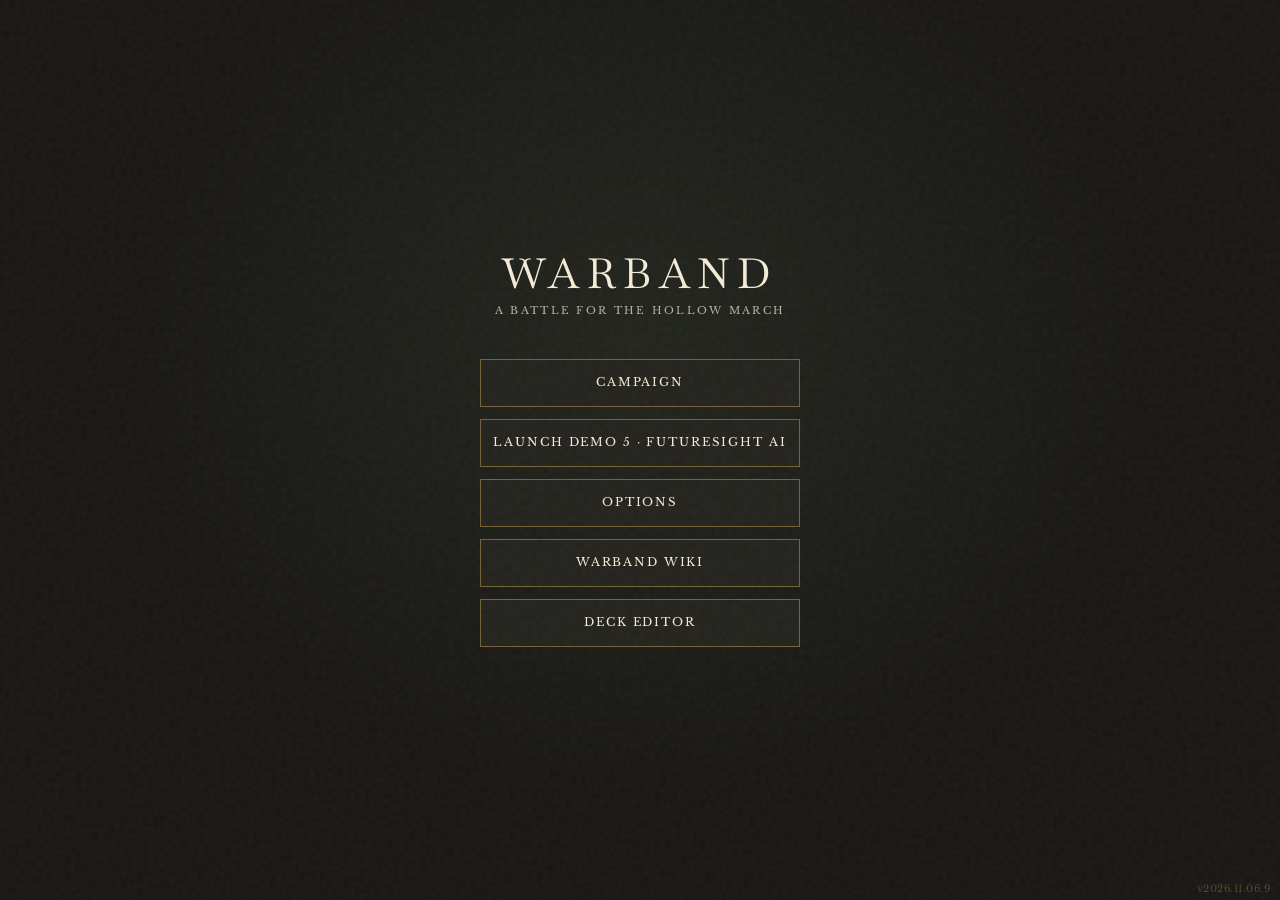
<file: index.html>
<!doctype html>
<html lang="en">
<head>
  <meta charset="utf-8">
  <meta name="viewport" content="width=device-width, initial-scale=1">
  <meta name="theme-color" content="#191715">
  <link rel="icon" href="data:image/svg+xml,%3Csvg xmlns='http://www.w3.org/2000/svg' viewBox='0 0 32 32'%3E%3Cpath d='M16 2 29 9v14l-13 7L3 23V9Z' fill='%23191715' stroke='%23c6a356'/%3E%3C/svg%3E">
  <title>Warband</title>
  <link rel="preconnect" href="https://fonts.googleapis.com">
  <link rel="preconnect" href="https://fonts.gstatic.com" crossorigin>
  <link href="https://fonts.googleapis.com/css2?family=Baskervville+SC&family=Libre+Baskerville:wght@400;700&display=swap" rel="stylesheet">
  <style>
    :root {
      --ink: #191715;
      --parchment: #f4ecd8;
      --gold: #c6a356;
      --bone-dim: #bcb29d;
      --display: "Baskervville SC", Georgia, serif;
      --body: "Libre Baskerville", Georgia, serif;
    }
    * { box-sizing: border-box; margin: 0; padding: 0; }
    body {
      min-height: 100dvh;
      color: var(--parchment);
      background: radial-gradient(ellipse at 50% 38%, rgba(56, 71, 50, .3), transparent 56%), var(--ink);
      font-family: var(--body);
      -webkit-font-smoothing: antialiased;
    }
    body::after {
      content: "";
      position: fixed;
      inset: 0;
      pointer-events: none;
      opacity: .055;
      background-image: url("data:image/svg+xml,%3Csvg viewBox='0 0 180 180' xmlns='http://www.w3.org/2000/svg'%3E%3Cfilter id='n'%3E%3CfeTurbulence type='fractalNoise' baseFrequency='.9' numOctaves='4' stitchTiles='stitch'/%3E%3C/filter%3E%3Crect width='100%25' height='100%25' filter='url(%23n)' opacity='.8'/%3E%3C/svg%3E");
    }
    .main-menu { min-height: 100dvh; display: grid; place-items: center; padding: 24px; }
    .main-menu[hidden] { display: none; }
    .menu-panel { width: min(100%, 320px); text-align: center; }
    .menu-title { font: 41.6px/1 var(--display); letter-spacing: .18em; font-weight: 400; }
    .menu-subtitle { margin-top: 10px; color: var(--bone-dim); font-size: 10.4px; letter-spacing: .22em; text-transform: uppercase; }
    .menu-buttons { display: grid; gap: 12px; margin-top: 42px; }
    .menu-button { display: grid; place-items: center; min-height: 48px; color: var(--parchment); background: #24231e; border: 1px solid rgba(198,163,86,.5); font: 11.7px/1 var(--body); letter-spacing: .16em; text-decoration: none; text-transform: uppercase; cursor: pointer; }
    .menu-button:hover:not(:disabled) { color: var(--gold); border-color: var(--gold); }
    .menu-button:focus-visible { outline: 2px solid var(--gold); outline-offset: 3px; }
    .menu-button:disabled { color: var(--bone-dim); background: #211f1c; border-color: rgba(244,236,216,.1); opacity: .38; cursor: not-allowed; }
    .options-form { display: grid; gap: 18px; margin-top: 32px; text-align: left; }
    .options-field { display: grid; gap: 8px; color: var(--bone-dim); font-size: 10.4px; letter-spacing: .15em; text-transform: uppercase; }
    .options-field select { width: 100%; height: 44px; padding: 0 12px; color: var(--parchment); background: #24231e; border: 1px solid rgba(198,163,86,.5); font: 13px var(--body); }
    .options-field select:focus-visible { outline: 2px solid var(--gold); outline-offset: 3px; }
    .options-note { color: var(--bone-dim); font-size: 10.4px; line-height: 1.6; }
    .options-back { margin-top: 24px; width: 100%; }
    [data-theme-toggle] { display: flex; align-items: center; justify-content: center; gap: 10px; }
    [data-theme-toggle]::before { content: ""; width: 7px; height: 7px; transform: rotate(45deg); border: 1px solid var(--gold); }
    [data-theme-toggle][aria-pressed="true"]::before { background: var(--gold); box-shadow: 0 0 8px rgba(184,149,80,.35); }

    html[data-ui-theme="ironbound"] {
      --ink: #12110f;
      --parchment: #e8d9b5;
      --gold: #b89550;
      --bone-dim: #b8aa8b;
    }
    html[data-ui-theme="ironbound"] body {
      background:
        linear-gradient(rgba(18,17,15,.8), rgba(18,17,15,.9)),
        url("assets/ironbound/Wood051_1K-JPG_Color.jpg") center / 640px;
    }
    html[data-ui-theme="ironbound"] .menu-panel {
      padding: 34px 28px;
      background:
        linear-gradient(rgba(38,37,34,.93), rgba(28,27,24,.96)),
        url("assets/ironbound/Rock035_1K-JPG_Color.jpg") center / 520px;
      border: 1px solid #756443;
      box-shadow: 0 18px 50px #0009, inset 0 0 0 4px #12110f, inset 0 0 0 5px #b8955040;
    }
    html[data-ui-theme="ironbound"] .menu-button {
      color: var(--parchment);
      background: linear-gradient(#454640, #2b2c29 48%, #20211f 52%, #30312d);
      border-color: #776641;
      box-shadow: inset 0 1px #ffffff12, inset 0 -2px #0007, 0 3px 6px #0005;
    }
    html[data-ui-theme="ironbound"] .menu-button:hover:not(:disabled) { background: linear-gradient(#505149, #33342f); }
    .warband-version { position: fixed; bottom: 6px; right: 10px; font: 10px/1 var(--body); color: rgba(198,163,86,.35); pointer-events: none; z-index: 9999; letter-spacing: .05em; }
  </style>
</head>
<body>
  <main class="main-menu" id="main-menu" aria-labelledby="menu-title">
    <div class="menu-panel">
      <h1 class="menu-title" id="menu-title">WARBAND</h1>
      <p class="menu-subtitle">A battle for the Hollow March</p>
      <div class="menu-buttons">
        <a class="menu-button" id="campaign-launch" href="campaign.html">Campaign</a>
        <a class="menu-button" id="demo-5-launch" href="demo-match-5.html">Launch Demo 5 · Futuresight AI</a>
        <button class="menu-button" type="button" data-options-open>Options</button>
        <a class="menu-button" id="wiki-launch" href="wiki.html">Warband Wiki</a>
        <a class="menu-button" id="deck-editor-launch" href="deck-editor.html">Deck Editor</a>
      </div>
    </div>
  </main>
  <section class="main-menu" id="options-menu" aria-labelledby="options-title" hidden>
    <div class="menu-panel">
      <h1 class="menu-title" id="options-title">OPTIONS</h1>
      <p class="menu-subtitle">Presentation and language</p>
      <div class="options-form">
        <button class="menu-button" type="button" data-theme-toggle aria-pressed="false">UI Skin: Manuscript</button>
        <label class="options-field">Language
          <select id="language-select" aria-describedby="language-note">
            <option value="en">English</option>
            <option value="pl">Polish</option>
            <option value="de">German</option>
          </select>
        </label>
        <p class="options-note" id="language-note">Changes apply immediately and are saved on this device.</p>
        <label class="options-field">Tutorials
          <select id="option-tutorials-select" aria-label="Tutorials">
            <option value="true">On</option>
            <option value="false">Off</option>
          </select>
        </label>
        <label class="options-field">Random Deployment Glow
          <select id="option-deployment-glow-select" aria-label="Random Deployment Glow">
            <option value="true">On</option>
            <option value="false">Off</option>
          </select>
        </label>
      </div>
      <button class="menu-button options-back" type="button" data-options-back>Back to Main Menu</button>
    </div>
  </section>
  <div class="warband-version" id="warband-version"></div>
  <script src="assets/version.js"></script>
  <script>document.getElementById('warband-version').textContent = window.WARBAND_VERSION || '';</script>
  <script src="assets/ui-theme.js"></script>
  <script src="assets/ui-localization.js"></script>
  <script src="assets/ui-options.js"></script>
</body>
</html>
</file>
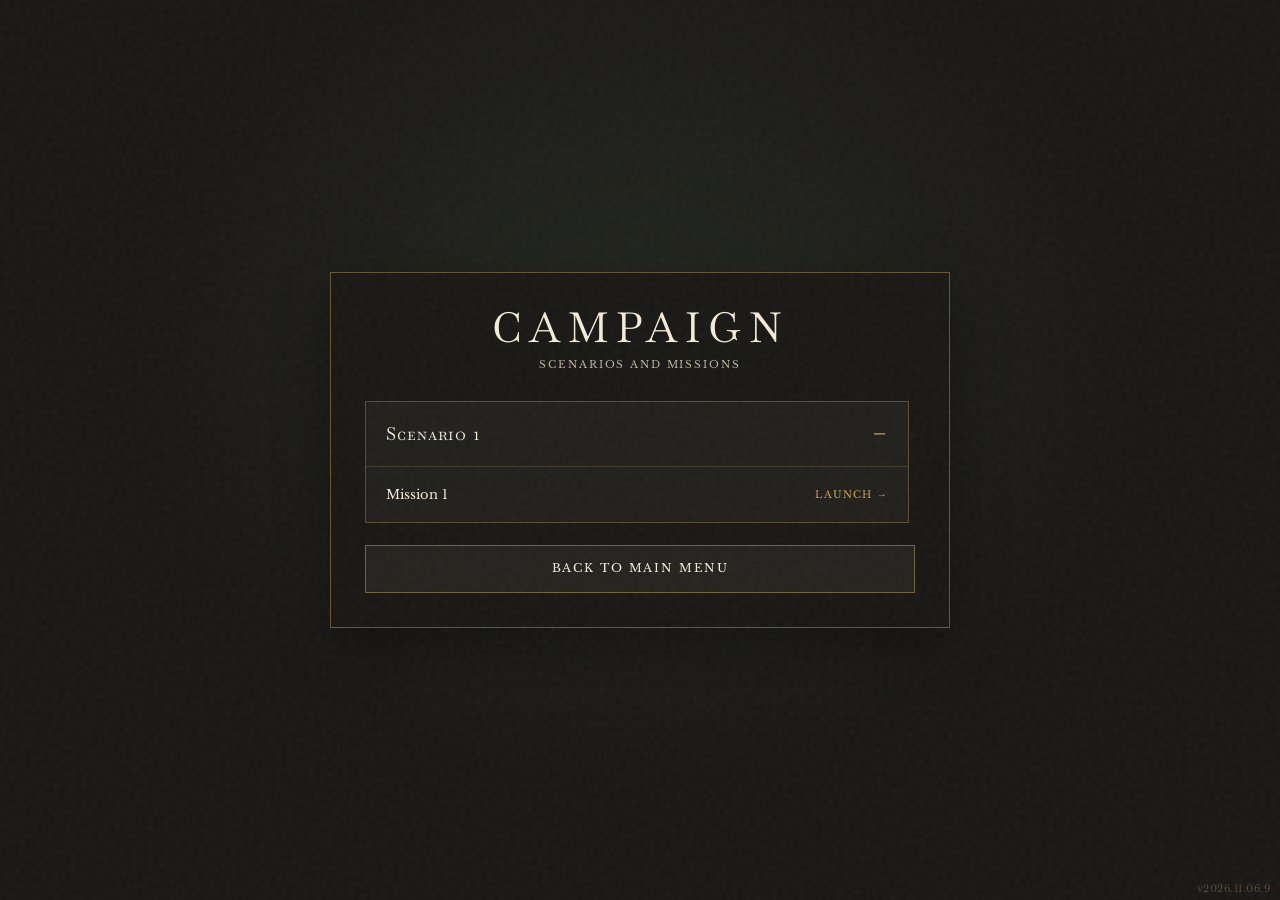
<file: campaign.html>
<!doctype html>
<html lang="en">
<head>
  <meta charset="utf-8">
  <meta name="viewport" content="width=device-width, initial-scale=1">
  <meta name="theme-color" content="#191715">
  <link rel="icon" href="data:image/svg+xml,%3Csvg xmlns='http://www.w3.org/2000/svg' viewBox='0 0 32 32'%3E%3Cpath d='M16 2 29 9v14l-13 7L3 23V9Z' fill='%23191715' stroke='%23c6a356'/%3E%3C/svg%3E">
  <title>Warband — Campaign</title>
  <link rel="preconnect" href="https://fonts.googleapis.com">
  <link rel="preconnect" href="https://fonts.gstatic.com" crossorigin>
  <link href="https://fonts.googleapis.com/css2?family=Baskervville+SC&family=Libre+Baskerville:wght@400;700&display=swap" rel="stylesheet">
  <style>
    :root { --ink:#191715; --parchment:#f4ecd8; --gold:#c6a356; --bone-dim:#bcb29d; --display:"Baskervville SC",Georgia,serif; --body:"Libre Baskerville",Georgia,serif; }
    * { box-sizing:border-box; margin:0; padding:0; }
    body { min-height:100dvh; color:var(--parchment); background:radial-gradient(ellipse at 50% 38%,rgba(56,71,50,.3),transparent 56%),var(--ink); font-family:var(--body); -webkit-font-smoothing:antialiased; }
    body::after { content:""; position:fixed; inset:0; pointer-events:none; opacity:.055; background-image:url("data:image/svg+xml,%3Csvg viewBox='0 0 180 180' xmlns='http://www.w3.org/2000/svg'%3E%3Cfilter id='n'%3E%3CfeTurbulence type='fractalNoise' baseFrequency='.9' numOctaves='4' stitchTiles='stitch'/%3E%3C/filter%3E%3Crect width='100%25' height='100%25' filter='url(%23n)' opacity='.8'/%3E%3C/svg%3E"); }
    .campaign { min-height:100dvh; display:grid; place-items:center; padding:24px; }
    .campaign-panel { width:min(100%,620px); max-height:calc(100dvh - 48px); display:flex; flex-direction:column; padding:34px; background:rgba(25,23,21,.88); border:1px solid rgba(198,163,86,.45); box-shadow:0 18px 50px rgba(0,0,0,.35); }
    .campaign-title { text-align:center; font:400 41.6px/1 var(--display); letter-spacing:.18em; }
    .campaign-subtitle { margin-top:10px; color:var(--bone-dim); text-align:center; font-size:10.4px; letter-spacing:.18em; text-transform:uppercase; }
    .scenario-list { display:grid; gap:12px; margin-top:30px; padding-right:6px; overflow-y:auto; scrollbar-color:var(--gold) rgba(244,236,216,.08); scrollbar-width:thin; }
    .scenario { background:rgba(36,35,30,.82); border:1px solid rgba(198,163,86,.35); }
    .scenario summary { position:relative; padding:20px 48px 20px 20px; color:var(--parchment); cursor:pointer; list-style:none; font:18px/1.3 var(--display); letter-spacing:.06em; }
    .scenario summary::-webkit-details-marker { display:none; }
    .scenario summary::after { content:"+"; position:absolute; right:20px; top:50%; transform:translateY(-50%); color:var(--gold); font:24px/1 var(--body); }
    .scenario[open] summary::after { content:"−"; }
    .scenario summary:hover { color:var(--gold); }
    .scenario summary:focus-visible,.mission-link:focus-visible,.menu-button:focus-visible { outline:2px solid var(--gold); outline-offset:3px; }
    .missions { display:grid; border-top:1px solid rgba(198,163,86,.2); }
    .mission-link { display:flex; align-items:center; justify-content:space-between; gap:16px; padding:18px 20px; color:var(--parchment); text-decoration:none; font-size:13px; line-height:1.5; }
    .mission-link:hover { color:var(--gold); background:rgba(198,163,86,.06); }
    .mission-link::after { content:"Launch →"; flex:none; color:var(--gold); font-size:10px; letter-spacing:.12em; text-transform:uppercase; }
    .menu-button { flex:none; width:100%; min-height:48px; margin-top:22px; color:var(--parchment); background:#24231e; border:1px solid rgba(198,163,86,.5); font:11.7px/1 var(--body); letter-spacing:.16em; text-transform:uppercase; cursor:pointer; }
    .menu-button:hover { color:var(--gold); border-color:var(--gold); }
    html[data-ui-theme="ironbound"] { --ink:#12110f; --parchment:#e8d9b5; --gold:#b89550; --bone-dim:#b8aa8b; }
    html[data-ui-theme="ironbound"] body { background:linear-gradient(rgba(18,17,15,.8),rgba(18,17,15,.9)),url("assets/ironbound/Wood051_1K-JPG_Color.jpg") center/640px; }
    html[data-ui-theme="ironbound"] .campaign-panel { background:linear-gradient(rgba(38,37,34,.93),rgba(28,27,24,.96)),url("assets/ironbound/Rock035_1K-JPG_Color.jpg") center/520px; border-color:#756443; box-shadow:0 18px 50px #0009,inset 0 0 0 4px #12110f,inset 0 0 0 5px #b8955040; }
    @media (max-width:560px) { .campaign { padding:12px; } .campaign-panel { max-height:calc(100dvh - 24px); padding:26px 18px; } .campaign-title { font-size:34px; } }
    .warband-version { position: fixed; bottom: 6px; right: 10px; font: 10px/1 var(--body); color: rgba(198,163,86,.35); pointer-events: none; z-index: 9999; letter-spacing: .05em; }
  </style>
</head>
<body>
  <main class="campaign" aria-labelledby="campaign-title">
    <section class="campaign-panel">
      <h1 class="campaign-title" id="campaign-title">CAMPAIGN</h1>
      <p class="campaign-subtitle">Scenarios and missions</p>
      <div class="scenario-list" id="scenario-list" aria-label="Campaign scenarios" aria-live="polite">
        <p class="campaign-subtitle">Loading scenarios…</p>
      </div>
      <button class="menu-button" id="return-main-menu" type="button">Back to Main Menu</button>
    </section>
  </main>
  <script src="assets/ui-theme.js"></script>
  <script src="assets/scenarios.js"></script>
  <script>
    document.querySelector('#return-main-menu').addEventListener('click', () => {
      window.location.href = 'index.html';
    });
    const scenarioList = document.querySelector('#scenario-list');
    window.WarbandScenarios.list().then(missions => {
      const scenarios = new Map();
      missions.forEach(mission => {
        if (!scenarios.has(mission.scenario)) scenarios.set(mission.scenario, { name: mission.scenarioName, missions: [] });
        scenarios.get(mission.scenario).missions.push(mission);
      });
      scenarioList.replaceChildren(...[...scenarios.values()].map((scenario, index) => {
        const details = document.createElement('details');
        details.className = 'scenario';
        details.open = index === 0;
        const summary = document.createElement('summary');
        summary.textContent = scenario.name;
        const missionList = document.createElement('div');
        missionList.className = 'missions';
        scenario.missions.forEach(mission => {
          const link = document.createElement('a');
          link.className = 'mission-link';
          link.href = `demo-match-5.html?scenario=${encodeURIComponent(mission.id)}`;
          link.textContent = mission.missionName;
          if (mission.description) link.title = mission.description;
          missionList.appendChild(link);
        });
        details.append(summary, missionList);
        return details;
      }));
    }).catch(error => {
      scenarioList.textContent = error instanceof Error ? error.message : String(error);
    });
  </script>
  <div class="warband-version" id="warband-version"></div>
  <script src="assets/version.js"></script>
  <script>document.getElementById('warband-version').textContent = window.WARBAND_VERSION || '';</script>
</body>
</html>
</file>
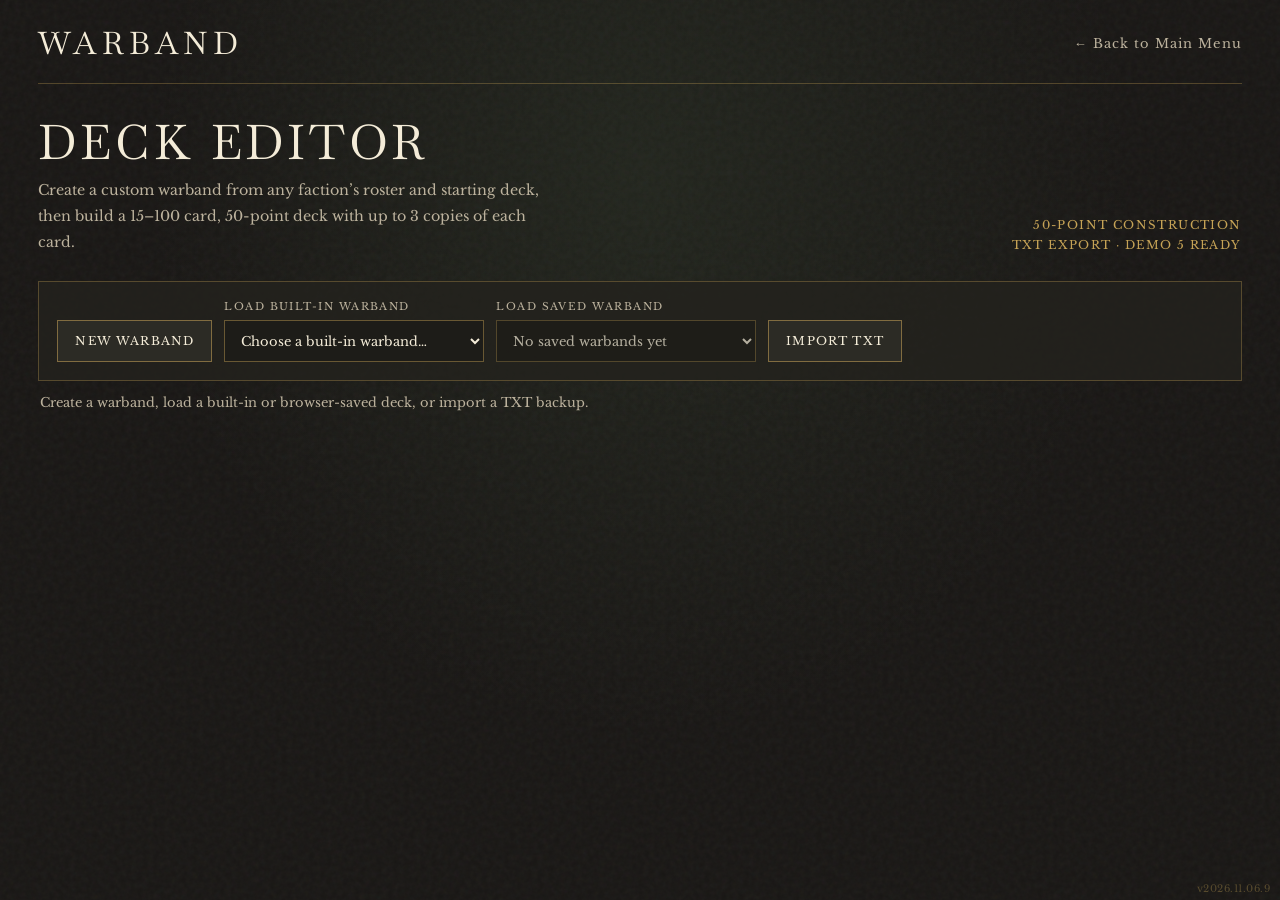
<file: deck-editor.html>
<!doctype html>
<html lang="en">
<head>
  <meta charset="utf-8">
  <meta name="viewport" content="width=device-width, initial-scale=1">
  <meta name="theme-color" content="#191715">
  <link rel="icon" href="data:image/svg+xml,%3Csvg xmlns='http://www.w3.org/2000/svg' viewBox='0 0 32 32'%3E%3Cpath d='M16 2 29 9v14l-13 7L3 23V9Z' fill='%23191715' stroke='%23c6a356'/%3E%3C/svg%3E">
  <title>Deck Editor · Warband</title>
  <link rel="preconnect" href="https://fonts.googleapis.com">
  <link rel="preconnect" href="https://fonts.gstatic.com" crossorigin>
  <link href="https://fonts.googleapis.com/css2?family=Baskervville+SC&family=Libre+Baskerville:wght@400;700&display=swap" rel="stylesheet">
  <style>
    :root {
      --ink: #191715;
      --panel: #24231e;
      --parchment: #f4ecd8;
      --gold: #c6a356;
      --bone-dim: #bcb29d;
      --line: rgba(198,163,86,.32);
      --display: "Baskervville SC", Georgia, serif;
      --body: "Libre Baskerville", Georgia, serif;
    }
    * { box-sizing: border-box; margin: 0; padding: 0; }
    body {
      min-height: 100dvh;
      color: var(--parchment);
      background: radial-gradient(ellipse at 50% 20%, rgba(56,71,50,.3), transparent 54%), var(--ink);
      font-family: var(--body);
      -webkit-font-smoothing: antialiased;
    }
    body::after {
      content: "";
      position: fixed;
      inset: 0;
      z-index: -1;
      pointer-events: none;
      opacity: .055;
      background-image: url("data:image/svg+xml,%3Csvg viewBox='0 0 180 180' xmlns='http://www.w3.org/2000/svg'%3E%3Cfilter id='n'%3E%3CfeTurbulence type='fractalNoise' baseFrequency='.9' numOctaves='4' stitchTiles='stitch'/%3E%3C/filter%3E%3Crect width='100%25' height='100%25' filter='url(%23n)' opacity='.8'/%3E%3C/svg%3E");
    }
    button, select, input { font: inherit; }
    button, select, input, a { -webkit-tap-highlight-color: transparent; }
    button:focus-visible, select:focus-visible, input:focus-visible, a:focus-visible { outline: 2px solid var(--gold); outline-offset: 3px; }
    button:disabled { opacity: .38; cursor: not-allowed; }
    [hidden] { display: none !important; }
    .page { width: min(1440px, 100%); margin: 0 auto; padding: 28px clamp(16px, 3vw, 44px) 56px; }
    .topline { display: flex; align-items: center; justify-content: space-between; gap: 20px; padding-bottom: 24px; border-bottom: 1px solid var(--line); }
    .brand { font: 31.2px/1 var(--display); letter-spacing: .18em; }
    .back-link { color: var(--bone-dim); font-size: 13px; letter-spacing: .08em; text-decoration: none; }
    .back-link:hover { color: var(--gold); }
    .hero { display: flex; align-items: end; justify-content: space-between; gap: 24px; padding: 34px 0 26px; }
    h1 { font: 400 clamp(30px, 4vw, 48px)/1 var(--display); letter-spacing: .08em; }
    .hero p { max-width: 520px; margin-top: 12px; color: var(--bone-dim); font-size: 14.3px; line-height: 1.8; }
    .sandbox-note { color: var(--gold); font-size: 11.7px; line-height: 1.7; letter-spacing: .12em; text-transform: uppercase; text-align: right; }
    .toolbar { display: flex; flex-wrap: wrap; align-items: end; gap: 12px; padding: 18px; background: rgba(36,35,30,.82); border: 1px solid var(--line); }
    .button {
      min-height: 42px;
      padding: 0 17px;
      color: var(--parchment);
      background: #2c2b25;
      border: 1px solid rgba(198,163,86,.55);
      font-size: 11.7px;
      letter-spacing: .1em;
      text-transform: uppercase;
      cursor: pointer;
    }
    .button:hover:not(:disabled) { color: var(--gold); border-color: var(--gold); }
    .button.primary { color: var(--ink); background: var(--gold); border-color: var(--gold); font-weight: 700; }
    .button.primary:hover:not(:disabled) { color: var(--ink); background: #d7b96f; }
    .button.small { min-height: 32px; padding: 0 11px; font-size: 10.4px; }
    .button.quiet { border-color: rgba(244,236,216,.18); color: var(--bone-dim); }
    .field { display: grid; gap: 7px; min-width: min(260px, 100%); }
    .field > span, .section-kicker { color: var(--bone-dim); font-size: 10.4px; letter-spacing: .14em; text-transform: uppercase; }
    .name-field { width: min(100%, 420px); margin-top: 16px; }
    .name-field input { width: 100%; font-size: 14.3px; }
    select, input[type="search"], input[type="number"], input[type="text"] {
      height: 42px;
      padding: 0 12px;
      color: var(--parchment);
      background: #1d1c18;
      border: 1px solid rgba(198,163,86,.45);
      border-radius: 0;
    }
    select { min-width: 240px; font-size: 13px; }
    input[type="search"] { width: 100%; font-size: 14.3px; }
    .file-button { display: inline-grid; place-items: center; }
    .new-faction { display: flex; flex-wrap: wrap; align-items: end; gap: 12px; padding: 18px; border: 1px solid var(--line); border-top: 0; background: rgba(25,23,21,.88); }
    .status { min-height: 24px; padding: 12px 2px 0; color: var(--bone-dim); font-size: 13px; line-height: 1.6; }
    .status.error { color: #d79a8e; }
    .status.success { color: #b8c99c; }
    .workspace { margin-top: 28px; }
    .warband-heading { display: flex; align-items: center; justify-content: space-between; gap: 20px; padding: 0 0 20px; border-bottom: 1px solid var(--line); }
    .warband-heading h2 { margin-top: 6px; font: 400 27px/1.2 var(--display); letter-spacing: .05em; }
    .warband-heading p { margin-top: 7px; color: var(--bone-dim); font-size: 13px; }
    .save-area { display: grid; justify-items: end; gap: 8px; }
    .save-area small { max-width: 310px; color: var(--bone-dim); font-size: 10.4px; line-height: 1.6; text-align: right; }
    .roster { padding: 22px 0 26px; }
    .roster h3, .panel-heading h3 { font: 400 18px/1.2 var(--display); letter-spacing: .05em; }
    .token-list { display: grid; grid-template-columns: repeat(auto-fit, minmax(205px, 1fr)); gap: 1px; margin-top: 14px; background: var(--line); border: 1px solid var(--line); }
    .token { padding: 15px; background: var(--ink); }
    .token-name { display: flex; justify-content: space-between; gap: 10px; font-size: 14.3px; }
    .token-count { color: var(--gold); white-space: nowrap; }
    .token-kind { margin-top: 6px; color: var(--bone-dim); font-size: 10.4px; letter-spacing: .08em; text-transform: uppercase; }
    .token-stats { margin-top: 12px; color: var(--bone-dim); font-size: 11.7px; line-height: 1.8; }
    .editor-grid { display: grid; grid-template-columns: minmax(340px, .9fr) minmax(420px, 1.1fr); gap: 24px; align-items: start; }
    .panel { min-width: 0; border-top: 2px solid var(--gold); background: rgba(36,35,30,.68); }
    .panel-heading { display: flex; align-items: end; justify-content: space-between; gap: 16px; padding: 18px; border-bottom: 1px solid var(--line); }
    .deck-total { color: var(--gold); font-size: 13px; white-space: nowrap; }
    .card-list { list-style: none; }
    .card-row { display: grid; grid-template-columns: minmax(0, 1fr) auto; gap: 16px; padding: 16px 18px; border-bottom: 1px solid rgba(198,163,86,.17); }
    .card-row:last-child { border-bottom: 0; }
    .card-name { font-size: 14.3px; line-height: 1.5; }
    .card-meta { margin-top: 4px; color: var(--gold); font-size: 10.4px; line-height: 1.6; letter-spacing: .05em; text-transform: uppercase; }
    .keyword-list { display: flex; flex-wrap: wrap; gap: 5px; margin-top: 8px; }
    .keyword-list:empty { display: none; }
    .keyword-chip { display: inline-flex; align-items: center; min-height: 18px; padding: 2px 6px; color: var(--parchment); background: rgba(244,236,216,.045); border: 1px solid rgba(244,236,216,.22); font-size: 9.1px; line-height: 1.2; letter-spacing: .08em; text-transform: uppercase; white-space: nowrap; }
    .keyword-chip.keyword-faction { color: var(--gold); border-color: rgba(198,163,86,.58); background: rgba(198,163,86,.08); }
    .keyword-chip.keyword-function { color: #9fc6d3; border-color: rgba(143,183,199,.5); background: rgba(143,183,199,.07); }
    .keyword-chip.keyword-special { gap: 4px; color: #ffe0a0; border-color: #c6a356; background: linear-gradient(135deg, rgba(198,163,86,.24), rgba(126,74,45,.2)); box-shadow: inset 0 0 0 1px rgba(255,224,160,.08); font-weight: 700; }
    .keyword-chip.keyword-leader::before { content: '♛'; font-size: 11px; }
    .keyword-chip.keyword-champion::before { content: '◆'; font-size: 9px; }
    .keyword-chip.keyword-psychic { gap: 4px; color: #c4edff; border-color: #71c7ed; background: linear-gradient(135deg, rgba(80,190,255,.2), rgba(104,92,190,.16)); box-shadow: 0 0 6px rgba(80,190,255,.16), inset 0 0 0 1px rgba(196,237,255,.08); font-weight: 700; }
    .keyword-chip.keyword-psychic::before { content: '✦'; color: #8ddcff; font-size: 10px; }
    .card-description { margin-top: 8px; color: var(--bone-dim); font-size: 11.7px; line-height: 1.7; }
    .card-actions { display: flex; align-items: center; gap: 7px; align-self: center; }
    .count-control { display: grid; grid-template-columns: 32px 66px 32px; align-items: center; gap: 5px; }
    .count-control input { width: 66px; height: 34px; padding: 0 4px; text-align: center; font-size: 14.3px; }
    .count-control .button { min-height: 34px; padding: 0; }
    .deck-card-actions { display: grid; justify-items: end; gap: 8px; }
    .empty { padding: 34px 20px; color: var(--bone-dim); font-size: 13px; line-height: 1.8; text-align: center; }
    .catalogue-search { padding: 16px 18px 0; }
    .in-deck { color: var(--bone-dim); font-size: 10.4px; white-space: nowrap; }
    .catalogue-actions { display: grid; justify-items: end; gap: 7px; }
    .footer-note { margin-top: 24px; color: var(--bone-dim); font-size: 11.7px; line-height: 1.8; }

    html[data-ui-theme="ironbound"] {
      --ink: #12110f;
      --panel: #292824;
      --parchment: #e8d9b5;
      --gold: #b89550;
      --bone-dim: #b8aa8b;
      --line: rgba(184,149,80,.38);
    }
    html[data-ui-theme="ironbound"] body {
      background: linear-gradient(rgba(18,17,15,.86), rgba(18,17,15,.94)), url("assets/ironbound/Wood051_1K-JPG_Color.jpg") center / 640px;
    }
    html[data-ui-theme="ironbound"] .toolbar,
    html[data-ui-theme="ironbound"] .panel {
      background: linear-gradient(rgba(45,44,39,.94), rgba(31,30,27,.96)), url("assets/ironbound/Rock035_1K-JPG_Color.jpg") center / 520px;
      border-color: #756443;
    }
    html[data-ui-theme="ironbound"] .button {
      background: linear-gradient(#454640, #2b2c29 48%, #20211f 52%, #30312d);
      border-color: #776641;
      box-shadow: inset 0 1px #ffffff12, inset 0 -2px #0007, 0 3px 6px #0005;
    }
    html[data-ui-theme="ironbound"] .button.primary { color: #171510; background: linear-gradient(#c5a562, #9f803f); }

    @media (max-width: 900px) {
      .editor-grid { grid-template-columns: 1fr; }
      .hero { align-items: start; flex-direction: column; }
      .sandbox-note { text-align: left; }
    }
    @media (max-width: 620px) {
      .page { padding-top: 18px; }
      .topline, .warband-heading { align-items: start; }
      .brand { font-size: 24.7px; }
      .hero { padding-top: 26px; }
      .toolbar, .new-faction { align-items: stretch; flex-direction: column; }
      .toolbar .button, .new-faction .button, .field, select { width: 100%; }
      .warband-heading { flex-direction: column; }
      .save-area { width: 100%; justify-items: stretch; }
      .save-area small { max-width: none; text-align: left; }
      .card-row { grid-template-columns: 1fr; gap: 12px; }
      .card-actions, .deck-card-actions, .catalogue-actions { justify-self: start; justify-items: start; }
    }
    .warband-version { position: fixed; bottom: 6px; right: 10px; font: 10px/1 var(--body); color: rgba(198,163,86,.35); pointer-events: none; z-index: 9999; letter-spacing: .05em; }
  </style>
</head>
<body>
  <main class="page">
    <div class="topline">
      <div class="brand">WARBAND</div>
      <a class="back-link" href="index.html">← Back to Main Menu</a>
    </div>

    <header class="hero">
      <div>
        <h1>DECK EDITOR</h1>
        <p>Create a custom warband from any faction’s roster and starting deck, then build a 15–100 card, 50-point deck with up to 3 copies of each card.</p>
      </div>
      <div class="sandbox-note">50-point construction<br>TXT export · Demo 5 ready</div>
    </header>

    <section class="toolbar" aria-label="Warband sources">
      <button class="button" id="new-warband" type="button">New Warband</button>
      <label class="field">
        <span>Load built-in warband</span>
        <select id="built-in-select" disabled><option value="">Loading factions…</option></select>
      </label>
      <label class="field">
        <span>Load saved warband</span>
        <select id="saved-select" disabled><option value="">No saved warbands yet</option></select>
      </label>
      <label class="button file-button" for="warband-file">Import TXT</label>
      <input id="warband-file" type="file" accept=".txt,text/plain" hidden>
    </section>
    <section class="new-faction" id="new-faction-panel" aria-label="Create new warband" hidden>
      <label class="field">
        <span>Base faction</span>
        <select id="new-faction-select"></select>
      </label>
      <button class="button primary" id="create-warband" type="button">Fetch Roster &amp; Starting Deck</button>
    </section>
    <p class="status" id="status" role="status" aria-live="polite">Loading cards, factions, and tokens…</p>

    <section class="workspace" id="workspace" aria-label="Deck editor workspace" hidden>
      <div class="warband-heading">
        <div>
          <div class="section-kicker">Editing warband</div>
          <h2 id="faction-name"></h2>
          <p id="faction-leader"></p>
          <div class="keyword-list" id="faction-keywords" aria-label="Faction keywords"></div>
          <label class="field name-field">
            <span>Custom warband name · must be unique</span>
            <input id="warband-name" type="text" autocomplete="off" required placeholder="Enter a unique warband name">
          </label>
        </div>
        <div class="save-area">
          <button class="button primary" id="save-warband" type="button">Save &amp; Export TXT</button>
          <small>Remembers this deck in your browser and downloads a JSON-formatted TXT backup. If browser data is cleared, import the TXT to restore it.</small>
        </div>
      </div>

      <section class="roster" aria-labelledby="roster-title">
        <div class="section-kicker">Read-only faction roster</div>
        <h3 id="roster-title">Tokens</h3>
        <div class="token-list" id="token-list"></div>
      </section>

      <div class="editor-grid">
        <section class="panel" aria-labelledby="deck-title">
          <div class="panel-heading">
            <div>
              <div class="section-kicker">Current build</div>
              <h3 id="deck-title">Your Deck</h3>
            </div>
            <div class="deck-total" id="deck-total">0 cards</div>
            <div class="deck-total" id="deck-points">0 / 50 points</div>
          </div>
          <p class="empty" id="empty-deck">Your deck is empty. Add at least 15 cards from the catalogue before saving.</p>
          <ul class="card-list" id="deck-list"></ul>
        </section>

        <section class="panel" aria-labelledby="catalogue-title">
          <div class="panel-heading">
            <div>
              <div class="section-kicker">Every card · unlimited copies</div>
              <h3 id="catalogue-title">Card Catalogue</h3>
            </div>
          </div>
          <div class="catalogue-search">
            <input id="card-search" type="search" placeholder="Search cards…" aria-label="Search card catalogue">
          </div>
          <p class="empty" id="empty-catalogue" hidden>No cards match this search.</p>
          <ul class="card-list" id="catalogue-list"></ul>
        </section>
      </div>
      <p class="footer-note">Decks must contain 15–100 cards, cost no more than 50 points, and include no more than 3 copies of any card. A warband may include no more than 2 Champions. Tokens are supplied by the selected base faction and are not changed by this editor.</p>
    </section>
  </main>

  <script src="assets/csv-data.js"></script>
  <script src="assets/warband-library.js"></script>
  <script src="assets/keyword-tooltips.js"></script>
  <script>
    (() => {
      const elements = Object.fromEntries([
        'new-warband', 'built-in-select', 'saved-select', 'warband-file', 'new-faction-panel', 'new-faction-select',
        'create-warband', 'status', 'workspace', 'faction-name', 'faction-leader', 'faction-keywords', 'warband-name', 'save-warband',
        'token-list', 'deck-total', 'deck-points', 'empty-deck', 'deck-list', 'card-search', 'empty-catalogue',
        'catalogue-list'
      ].map(id => [id, document.getElementById(id)]));

      const CARD_COPY_LIMIT = 3;
      const WARBAND_POINT_LIMIT = 50;
      const MIN_DECK_CARDS = 15;
      const MAX_DECK_CARDS = 100;
      const state = { faction: null, deck: new Map(), currentId: null };
      let factions = [];
      let cards = [];
      let tokenData = [];
      let keywordText = new Map();
      let keywordLookup = new Map();

      const { readCSV } = window.WarbandCSV;

      const loadKeywordVocabulary = keywordRows => {
        keywordText = new Map();
        keywordLookup = new Map();
        const categories = ['faction', 'theme', 'function', 'special'];
        const normalized = value => value.trim().toLocaleLowerCase();
        keywordRows.forEach(keyword => {
          if (!keyword.id || !/^[a-z0-9_]+$/.test(keyword.id)) throw new Error(`Keyword ${keyword.id || '(empty)'} needs a lowercase snake_case id`);
          if (keywordText.has(keyword.id)) throw new Error(`Duplicate keyword id ${keyword.id}`);
          if (!keyword.display) throw new Error(`Keyword ${keyword.id} is missing a display label`);
          if (!categories.includes(keyword.category)) throw new Error(`Keyword ${keyword.id} has invalid category ${keyword.category}`);
          const displayRef = normalized(keyword.display);
          if (keywordLookup.has(displayRef)) throw new Error(`Keyword display ${keyword.display} is already defined`);
          keywordText.set(keyword.id, { ...keyword, description: keyword.description || '', hidden: keyword.hidden === 'true' });
          keywordLookup.set(keyword.id.toLocaleLowerCase(), keyword.id);
          keywordLookup.set(displayRef, keyword.id);
        });
      };

      const parseKeywords = (value, sourceLabel) => {
        const assignments = (value || '').split('|').map(item => item.trim()).filter(Boolean).map(reference => {
          const keywordId = keywordLookup.get(reference.toLocaleLowerCase());
          if (!keywordId) throw new Error(`${sourceLabel} references missing keyword “${reference}”; add it to keywords.csv`);
          return keywordId;
        });
        if (new Set(assignments).size !== assignments.length) throw new Error(`${sourceLabel} has duplicate keyword assignments`);
        return assignments;
      };

      const keywordChip = keywordId => {
        const keyword = keywordText.get(keywordId);
        const chip = document.createElement('span');
        chip.className = `keyword-chip keyword-${keyword?.category || 'theme'} keyword-${keywordId}`;
        chip.textContent = keyword?.display || keywordId;
        const meaning = window.WarbandKeywordTooltips?.meaningFor(keywordId);
        if (meaning) {
          chip.dataset.keywordMeaning = meaning;
          chip.tabIndex = 0;
          chip.setAttribute('aria-description', meaning);
        } else if (keyword?.description) chip.title = keyword.description;
        return chip;
      };

      const keywordChips = keywordIds => {
        const list = document.createElement('div');
        list.className = 'keyword-list';
        list.setAttribute('aria-label', 'Keywords');
        list.replaceChildren(...(keywordIds || []).filter(keywordId => !keywordText.get(keywordId)?.hidden).map(keywordChip));
        return list;
      };

      const setStatus = (message, kind = '') => {
        elements.status.textContent = message;
        elements.status.className = `status${kind ? ` ${kind}` : ''}`;
      };

      const parseNumberedEntries = value => (value || '').split('|').filter(Boolean).map(entry => {
        const match = entry.match(/^(.+)\((\d+)\)$/);
        if (!match) throw new Error(`Invalid numbered entry: ${entry}`);
        return { id: match[1], count: Number(match[2]) };
      });

      const deckArray = () => cards
        .map(card => ({ card: card.id, count: state.deck.get(card.id) || 0 }))
        .filter(entry => entry.count > 0);

      const deckCardTotal = (deck = state.deck, pendingCardId = null, pendingCount = null) => cards.reduce((total, card) => {
        const count = pendingCardId === card.id ? pendingCount : deck.get(card.id) || 0;
        return total + count;
      }, 0);

      const totalCards = () => deckCardTotal();

      const deckPointTotal = (deck = state.deck, pendingCardId = null, pendingCount = null) => cards.reduce((total, card) => {
        const count = pendingCardId === card.id ? pendingCount : deck.get(card.id) || 0;
        return total + card.points * count;
      }, 0);

      const cardCountError = (card, count) => {
        if (count > CARD_COPY_LIMIT) return `Maximum ${CARD_COPY_LIMIT} copies of ${card.name}.`;
        const currentPoints = deckPointTotal();
        const points = deckPointTotal(state.deck, card.id, count);
        if (points > WARBAND_POINT_LIMIT && points > currentPoints) return `Point limit is ${WARBAND_POINT_LIMIT}; this would reach ${points}.`;
        const currentCards = totalCards();
        const nextCards = deckCardTotal(state.deck, card.id, count);
        if (nextCards > MAX_DECK_CARDS && nextCards > currentCards) return `Deck limit is ${MAX_DECK_CARDS} cards.`;
        return '';
      };

      const makeButton = (label, className, handler, ariaLabel = '') => {
        const button = document.createElement('button');
        button.type = 'button';
        button.className = className;
        button.textContent = label;
        if (ariaLabel) button.setAttribute('aria-label', ariaLabel);
        button.addEventListener('click', handler);
        return button;
      };

      const cardDetails = card => {
        const details = document.createElement('div');
        const name = document.createElement('div');
        name.className = 'card-name';
        name.textContent = card.name;
        const meta = document.createElement('div');
        meta.className = 'card-meta';
        meta.textContent = `${card.type} · ${card.points} pt${card.points === 1 ? '' : 's'} · ${card.action_cost} Action${card.action_cost === '1' ? '' : 's'}${Number(card.scrap_cost) ? ` · ${card.scrap_cost} Scrap` : ''}`;
        const description = document.createElement('div');
        description.className = 'card-description';
        description.textContent = card.description;
        details.append(name, meta, keywordChips(card.keywords), description);
        return details;
      };

      const setCardCount = (cardId, count) => {
        if (!Number.isSafeInteger(count) || count < 0) {
          setStatus('Card counts must be non-negative whole numbers within the safe integer range.', 'error');
          renderDeck();
          renderCatalogue();
          return;
        }
        const card = cards.find(item => item.id === cardId);
        const validationError = card ? cardCountError(card, count) : 'Unknown card.';
        if (validationError) {
          setStatus(validationError, 'error');
          renderDeck();
          renderCatalogue();
          return;
        }
        state.deck.set(cardId, count);
        renderDeck();
        renderCatalogue();
      };

      const renderDeck = () => {
        const total = totalCards();
        const points = deckPointTotal();
        elements['deck-total'].textContent = `${total} / ${MIN_DECK_CARDS}–${MAX_DECK_CARDS} cards`;
        elements['deck-points'].textContent = `${points} / ${WARBAND_POINT_LIMIT} points`;
        elements['deck-points'].style.color = points > WARBAND_POINT_LIMIT ? '#d79a8e' : '';
        elements['empty-deck'].hidden = total !== 0;
        elements['deck-list'].replaceChildren();
        cards.filter(card => (state.deck.get(card.id) || 0) > 0).forEach(card => {
          const row = document.createElement('li');
          row.className = 'card-row';
          const actions = document.createElement('div');
          actions.className = 'deck-card-actions';
          const counter = document.createElement('div');
          counter.className = 'count-control';
          const count = state.deck.get(card.id);
          counter.append(
            makeButton('−', 'button small quiet', () => setCardCount(card.id, Math.max(0, count - 1)), `Remove one ${card.name}`)
          );
          const input = document.createElement('input');
          input.type = 'number';
          input.min = '0';
          input.max = String(CARD_COPY_LIMIT);
          input.step = '1';
          input.value = String(count);
          input.setAttribute('aria-label', `${card.name} copies`);
          input.addEventListener('change', () => setCardCount(card.id, Number(input.value)));
          counter.appendChild(input);
          counter.appendChild(makeButton('+', 'button small quiet', () => setCardCount(card.id, count + 1), `Add one ${card.name}`));
          actions.append(counter, makeButton('Remove all', 'button small quiet', () => setCardCount(card.id, 0), `Remove all ${card.name} copies`));
          row.append(cardDetails(card), actions);
          elements['deck-list'].appendChild(row);
        });
      };

      const renderCatalogue = () => {
        const query = elements['card-search'].value.trim().toLocaleLowerCase();
        const visibleCards = cards.filter(card => {
          const keywordLabels = (card.keywords || []).filter(keywordId => !keywordText.get(keywordId)?.hidden).map(keywordId => keywordText.get(keywordId)?.display || keywordId).join(' ');
          return `${card.name} ${card.type} ${card.description} ${keywordLabels}`.toLocaleLowerCase().includes(query);
        });
        elements['empty-catalogue'].hidden = visibleCards.length !== 0;
        elements['catalogue-list'].replaceChildren();
        visibleCards.forEach(card => {
          const row = document.createElement('li');
          row.className = 'card-row';
          const actions = document.createElement('div');
          actions.className = 'catalogue-actions';
          actions.appendChild(makeButton('+ Add card', 'button small', () => setCardCount(card.id, (state.deck.get(card.id) || 0) + 1), `Add one ${card.name}`));
          const inDeck = document.createElement('span');
          inDeck.className = 'in-deck';
          const count = state.deck.get(card.id) || 0;
          inDeck.textContent = `${count.toLocaleString()} in deck · ${card.points * count} pts`;
          actions.appendChild(inDeck);
          row.append(cardDetails(card), actions);
          elements['catalogue-list'].appendChild(row);
        });
      };

      const renderRoster = () => {
        elements['token-list'].replaceChildren();
        parseNumberedEntries(state.faction.tokens).forEach(entry => {
          const token = tokenData.find(item => Number(item.id) === Number(entry.id) && Number(item.player) === state.faction.player);
          if (!token) throw new Error(`Missing token ${entry.id} for ${state.faction.name}.`);
          const article = document.createElement('article');
          article.className = 'token';
          const name = document.createElement('div');
          name.className = 'token-name';
          const tokenName = document.createElement('span');
          tokenName.textContent = token.name;
          const count = document.createElement('span');
          count.className = 'token-count';
          count.textContent = `×${entry.count}`;
          name.append(tokenName, count);
          const kind = document.createElement('div');
          kind.className = 'token-kind';
          kind.textContent = token.kind;
          const stats = document.createElement('div');
          stats.className = 'token-stats';
          stats.textContent = `HP ${token.hp} · Move ${token.movement} · Initiative ${token.initiative || '—'}`;
          article.append(name, kind, stats, keywordChips(token.keywords));
          elements['token-list'].appendChild(article);
        });
      };

      const renderWorkspace = () => {
        elements.workspace.hidden = !state.faction;
        if (!state.faction) return;
        elements['faction-name'].textContent = state.faction.name;
        elements['faction-name'].style.color = state.faction.color;
        elements['faction-leader'].textContent = `Led by ${state.faction.leader} · Base faction roster preserved`;
        elements['faction-keywords'].replaceChildren(...(state.faction.keywords || []).map(keywordChip));
        renderRoster();
        renderDeck();
        renderCatalogue();
      };

      const loadWarband = (factionId, deck, currentId = null, name = '') => {
        const faction = factions.find(item => item.player === Number(factionId));
        if (!faction) throw new Error(`Unknown faction: ${factionId}.`);
        const nextDeck = new Map(cards.map(card => [card.id, 0]));
        deck.forEach(entry => {
          if (!nextDeck.has(entry.card)) throw new Error(`Unknown card in warband: ${entry.card}.`);
          if (!Number.isSafeInteger(entry.count) || entry.count < 0) throw new Error(`Invalid count for ${entry.card}.`);
          nextDeck.set(entry.card, entry.count);
        });
        const roster = parseNumberedEntries(faction.tokens).flatMap(entry => {
          const token = tokenData.find(item => Number(item.id) === Number(entry.id) && Number(item.player) === faction.player);
          if (!token) throw new Error(`Missing token ${entry.id} for ${faction.name}.`);
          return Array.from({ length: entry.count }, () => token);
        });
        window.WarbandLibrary.validateWarbandRoster(roster);
        state.faction = faction;
        state.deck = nextDeck;
        state.currentId = currentId;
        elements['warband-name'].value = name || `${faction.name} Custom`;
        elements['new-faction-panel'].hidden = true;
        renderWorkspace();
      };

      const startingDeck = faction => parseNumberedEntries(faction.deck).map(entry => ({ card: entry.id, count: entry.count }));

      const refreshSavedWarbands = (selectedId = '') => {
        const select = elements['saved-select'];
        const records = window.WarbandLibrary.readCustomWarbands()
          .filter(record => factions.some(faction => faction.player === record.faction))
          .sort((a, b) => b.updatedAt.localeCompare(a.updatedAt));
        select.replaceChildren(new Option(records.length ? 'Choose a saved warband…' : 'No saved warbands yet', ''));
        records.forEach(record => {
          const faction = factions.find(item => item.player === record.faction);
          const total = record.deck.reduce((sum, entry) => sum + entry.count, 0);
          select.appendChild(new Option(`${record.name} · ${faction.name} · ${total} cards`, record.id));
        });
        select.disabled = records.length === 0;
        if (selectedId && records.some(record => record.id === selectedId)) select.value = selectedId;
      };

      elements['new-warband'].addEventListener('click', () => {
        elements['new-faction-panel'].hidden = !elements['new-faction-panel'].hidden;
        if (!elements['new-faction-panel'].hidden) elements['new-faction-select'].focus();
      });

      elements['create-warband'].addEventListener('click', () => {
        try {
          const faction = factions.find(item => item.player === Number(elements['new-faction-select'].value));
          if (!faction) throw new Error('Choose a base faction first.');
          loadWarband(faction.player, startingDeck(faction));
          elements['saved-select'].value = '';
          setStatus(`${faction.name} roster and starting deck loaded. Add or remove any cards, then save.`, 'success');
        } catch (error) {
          setStatus(error.message, 'error');
        }
      });

      elements['built-in-select'].addEventListener('change', () => {
        if (!elements['built-in-select'].value) return;
        try {
          const faction = factions.find(item => item.player === Number(elements['built-in-select'].value));
          loadWarband(faction.player, startingDeck(faction));
          elements['saved-select'].value = '';
          setStatus(`${faction.name} built-in warband loaded. Your changes will not alter the built-in version.`, 'success');
        } catch (error) {
          setStatus(error.message, 'error');
        }
      });

      elements['saved-select'].addEventListener('change', () => {
        if (!elements['saved-select'].value) return;
        try {
          const record = window.WarbandLibrary.getCustomWarband(elements['saved-select'].value);
          if (!record) throw new Error('This saved warband is no longer available. Import its TXT backup to restore it.');
          loadWarband(record.faction, record.deck, record.id, record.name);
          elements['built-in-select'].value = '';
          setStatus(`${state.faction.name} saved warband restored from this browser. Saving again will update this entry.`, 'success');
        } catch (error) {
          setStatus(error.message, 'error');
          refreshSavedWarbands();
        }
      });

      elements['warband-file'].addEventListener('change', async () => {
        const file = elements['warband-file'].files[0];
        if (!file) return;
        try {
          const imported = window.WarbandLibrary.parseWarband(await file.text());
          loadWarband(imported.faction, imported.deck, null, imported.name);
          elements['built-in-select'].value = '';
          elements['saved-select'].value = '';
          setStatus(`${file.name} imported. Save it to restore this deck in your browser and add it to Demo 5.`, 'success');
        } catch (error) {
          setStatus(`Import failed: ${error.message}`, 'error');
        } finally {
          elements['warband-file'].value = '';
        }
      });

      elements['save-warband'].addEventListener('click', () => {
        if (!state.faction) return;
        let name;
        try {
          name = window.WarbandLibrary.normalizeWarbandName(elements['warband-name'].value);
        } catch (error) {
          setStatus(error.message, 'error');
          elements['warband-name'].focus();
          return;
        }
        const deckSize = totalCards();
        if (deckSize < MIN_DECK_CARDS || deckSize > MAX_DECK_CARDS) {
          setStatus(`Deck size must be between ${MIN_DECK_CARDS} and ${MAX_DECK_CARDS} cards; current size is ${deckSize}.`, 'error');
          return;
        }
        const overLimitCard = deckArray().find(entry => entry.count > CARD_COPY_LIMIT);
        if (overLimitCard) {
          const card = cards.find(item => item.id === overLimitCard.card);
          setStatus(`Maximum ${CARD_COPY_LIMIT} copies of ${card?.name || overLimitCard.card}.`, 'error');
          return;
        }
        const totalPoints = deckPointTotal();
        if (totalPoints > WARBAND_POINT_LIMIT) {
          setStatus(`Deck has ${totalPoints} points; the limit is ${WARBAND_POINT_LIMIT}.`, 'error');
          return;
        }
        const duplicate = window.WarbandLibrary.readCustomWarbands().find(record =>
          record.id !== state.currentId && record.name.toLowerCase() === name.toLowerCase()
        );
        if (duplicate) {
          setStatus(`A saved warband named “${name}” already exists. Choose a unique name.`, 'error');
          elements['warband-name'].focus();
          return;
        }
        elements['warband-name'].value = name;
        const warband = { id: state.currentId, name, faction: state.faction.player, deck: deckArray() };
        let savedLocally = true;
        try {
          const record = window.WarbandLibrary.saveCustomWarband(warband);
          state.currentId = record.id;
          refreshSavedWarbands(record.id);
        } catch (error) {
          savedLocally = false;
        }
        try {
          const text = window.WarbandLibrary.serializeWarband(warband);
          const blob = new Blob([text], { type: 'text/plain;charset=utf-8' });
          const url = URL.createObjectURL(blob);
          const link = document.createElement('a');
          const slug = warband.name.toLocaleLowerCase().replace(/[^a-z0-9]+/g, '-').replace(/^-|-$/g, '');
          link.href = url;
          link.download = `${slug || 'custom'}-warband.txt`;
          document.body.appendChild(link);
          link.click();
          link.remove();
          setTimeout(() => URL.revokeObjectURL(url), 0);
          setStatus(savedLocally
            ? `“${warband.name}” saved. It is now available in the saved-warband menu and to either player in Demo 5; your TXT download has started.`
            : 'TXT exported, but browser storage is unavailable. This warband will not appear in Demo 5 until it is saved in a browser with storage enabled.', savedLocally ? 'success' : 'error');
        } catch (error) {
          setStatus(`Export failed: ${error.message}`, 'error');
        }
      });

      elements['card-search'].addEventListener('input', renderCatalogue);

      readCSV('keywords.csv')
        .then(keywordRows => {
          loadKeywordVocabulary(keywordRows);
          return Promise.all([readCSV('factions.csv'), readCSV('cards.csv'), readCSV('tokens.csv')]);
        })
        .then(([factionRows, cardRows, tokenRows]) => {
          factions = factionRows.map(row => ({
            ...row,
            player: Number(row.player),
            keywords: parseKeywords(row.keywords, `Faction ${row.name}`)
          }));
          cards = cardRows.map(row => {
            const points = Number(row.points);
            if (!Number.isInteger(points) || points < 1) throw new Error(`Card ${row.name} needs a positive whole-number point value.`);
            return { ...row, points, keywords: parseKeywords(row.keywords, `Card ${row.name}`) };
          });
          tokenData = tokenRows.map(row => ({ ...row, keywords: parseKeywords(row.keywords, `Token ${row.name}`) }));
          elements['new-faction-select'].replaceChildren();
          elements['built-in-select'].replaceChildren(new Option('Choose a built-in warband…', ''));
          factions.forEach(faction => {
            elements['new-faction-select'].appendChild(new Option(faction.name, faction.player));
            elements['built-in-select'].appendChild(new Option(faction.name, faction.player));
          });
          elements['built-in-select'].disabled = false;
          refreshSavedWarbands();
          setStatus('Create a warband, load a built-in or browser-saved deck, or import a TXT backup.');
        })
        .catch(error => setStatus(`Editor initialization failed: ${error.message}`, 'error'));
    })();
  </script>
  <div class="warband-version" id="warband-version"></div>
  <script src="assets/version.js"></script>
  <script>document.getElementById('warband-version').textContent = window.WARBAND_VERSION || '';</script>
  <script src="assets/ui-theme.js"></script>
</body>
</html>
</file>
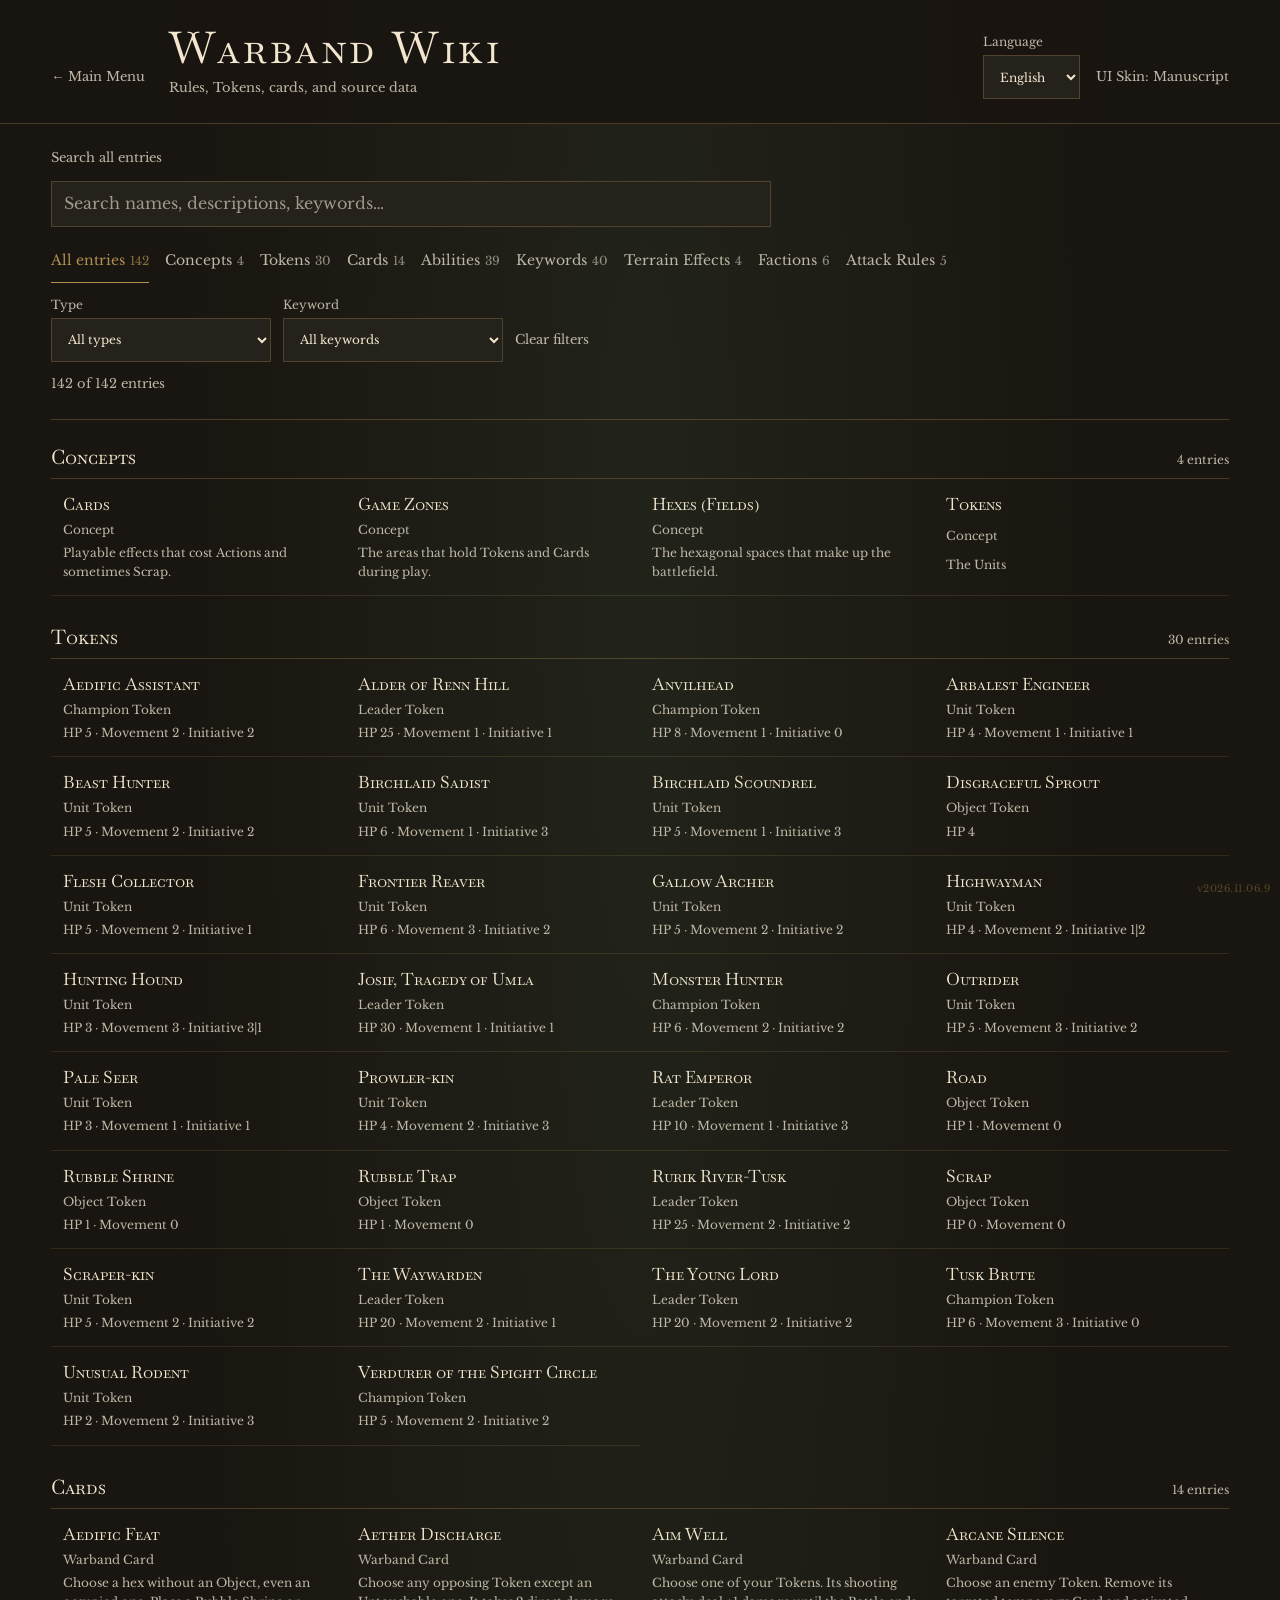
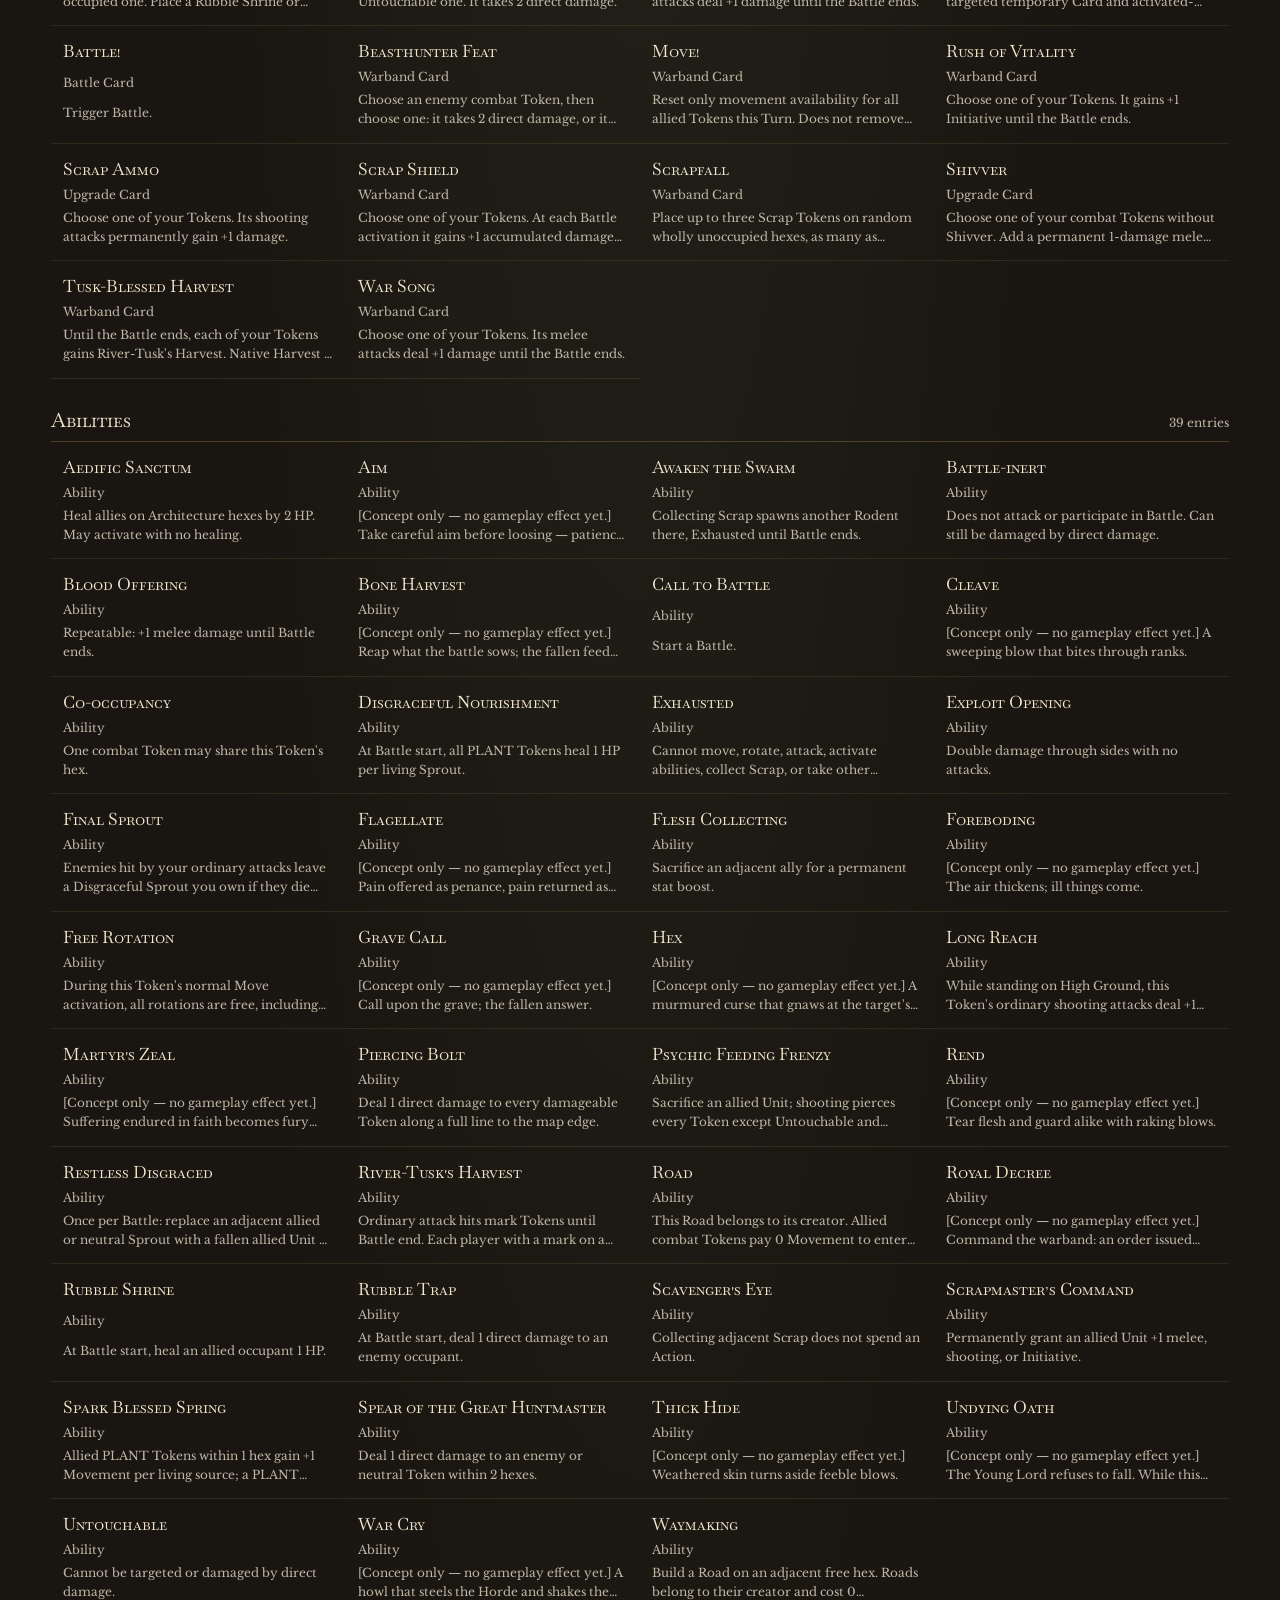
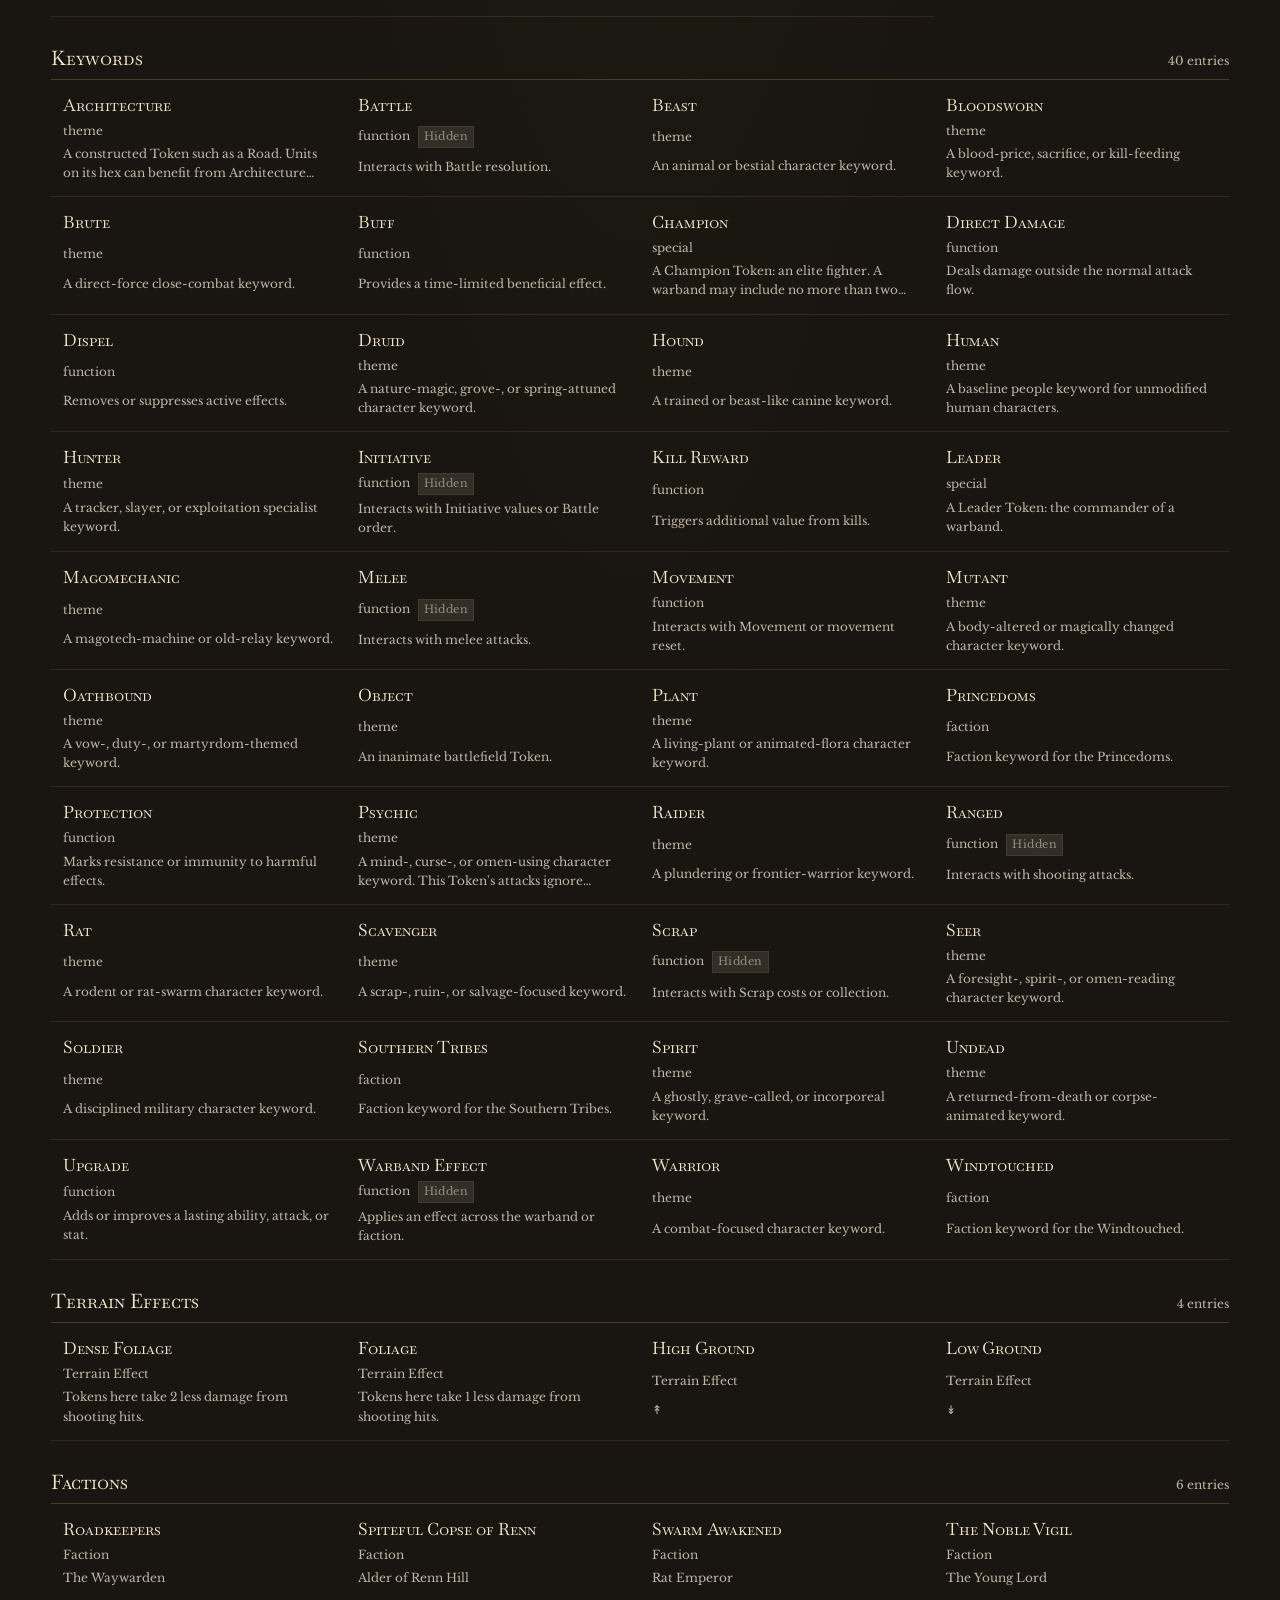
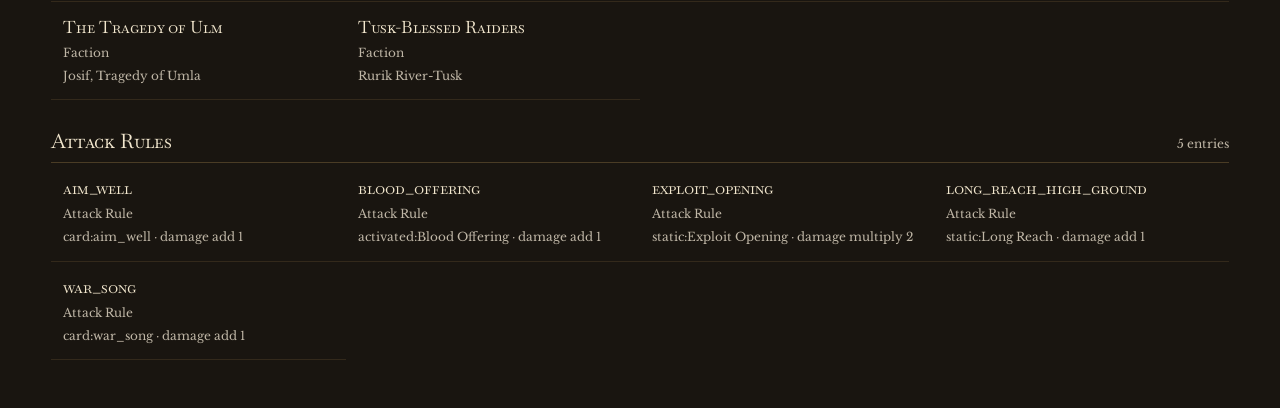
<file: wiki.html>
<!doctype html>
<html lang="en">
<head>
  <meta charset="utf-8">
  <meta name="viewport" content="width=device-width, initial-scale=1">
  <meta name="theme-color" content="#191715">
  <link rel="icon" href="data:image/svg+xml,%3Csvg viewBox='0 0 32 32' xmlns='http://www.w3.org/2000/svg'%3E%3Cpath d='M16 2 29 9v14l-13 7L3 23V9Z' fill='%23191715' stroke='%23c6a356'/%3E%3C/svg%3E">
  <title>Warband Wiki</title>
  <link rel="preconnect" href="https://fonts.googleapis.com">
  <link rel="preconnect" href="https://fonts.gstatic.com" crossorigin>
  <link href="https://fonts.googleapis.com/css2?family=Baskervville+SC&family=Libre+Baskerville:wght@400;700&display=swap" rel="stylesheet">
  <link rel="stylesheet" href="assets/token-visuals.css">
  <link rel="stylesheet" href="assets/wiki.css">
  <style>
    .warband-version { position: fixed; bottom: 6px; right: 10px; font: 10px/1 "Libre Baskerville", Georgia, serif; color: rgba(198,163,86,.35); pointer-events: none; z-index: 9999; letter-spacing: .05em; }
  </style>
</head>
<body>
  <a class="skip-link" href="#wiki-catalogue">Skip to entries</a>
  <header class="wiki-header">
    <div class="wiki-heading">
      <a class="wiki-back" href="index.html" aria-label="Back to Main Menu">← Main Menu</a>
      <div>
        <h1>Warband Wiki</h1>
        <p>Rules, Tokens, cards, and source data</p>
      </div>
    </div>
    <div class="wiki-header-actions">
      <label class="wiki-language">Language
        <select id="language-select">
          <option value="en">English</option>
          <option value="pl">Polish</option>
          <option value="de">German</option>
        </select>
      </label>
      <button class="wiki-text-button" type="button" data-theme-toggle aria-pressed="false">UI Skin: Manuscript</button>
    </div>
  </header>

  <main class="wiki-main">
    <section class="wiki-controls" aria-label="Find wiki entries">
      <label class="wiki-search-label" for="wiki-search">Search all entries</label>
      <input id="wiki-search" type="search" autocomplete="off" spellcheck="false" placeholder="Search names, descriptions, keywords…">
      <nav class="wiki-categories" id="wiki-categories" aria-label="Categories"></nav>
      <div class="wiki-filter-row">
        <label>Type
          <select id="wiki-type-filter"><option value="">All types</option></select>
        </label>
        <label>Keyword
          <select id="wiki-keyword-filter"><option value="">All keywords</option></select>
        </label>
        <button class="wiki-text-button" id="wiki-clear" type="button">Clear filters</button>
      </div>
      <output id="wiki-count" aria-live="polite"></output>
    </section>

    <p class="wiki-status" id="wiki-status" role="status">Loading wiki entries…</p>

    <div class="wiki-workspace" id="wiki-workspace" hidden>
      <article class="wiki-detail" id="wiki-detail" aria-labelledby="wiki-detail-name" hidden>
        <button class="wiki-text-button wiki-detail-close" id="wiki-detail-close" type="button">← All entries</button>
        <div id="wiki-preview-mount"></div>
        <header class="wiki-detail-header">
          <p id="wiki-detail-category"></p>
          <h2 id="wiki-detail-name"></h2>
          <p id="wiki-detail-type"></p>
          <div class="wiki-keywords" id="wiki-detail-keywords"></div>
        </header>
        <div class="wiki-descriptions" id="wiki-descriptions"></div>
        <details class="wiki-source" id="wiki-source" open>
          <summary>CSV data</summary>
          <dl id="wiki-source-fields"></dl>
        </details>
        <div id="wiki-article-mount"></div>
      </article>
      <section class="wiki-catalogue" id="wiki-catalogue" aria-label="Wiki entries" tabindex="-1">
        <div id="wiki-list"></div>
      </section>
    </div>
  </main>

  <script src="assets/csv-data.js"></script>
  <script src="assets/keyword-tooltips.js"></script>
  <script src="assets/ui-theme.js"></script>
  <div class="warband-version" id="warband-version"></div>
  <script src="assets/version.js"></script>
  <script>document.getElementById('warband-version').textContent = window.WARBAND_VERSION || '';</script>
  <script src="assets/ui-localization.js"></script>
  <script src="assets/token-visuals.js"></script>
  <script src="assets/wiki.js"></script>
</body>
</html>
</file>
<file: assets/token-visuals.css>
.token-ring { fill: #1d1d18; stroke-width: 3; stroke-linejoin: round; }
.token-inner { fill: none; stroke: rgba(244,236,216,.28); stroke-width: 1; stroke-linejoin: round; }
.faction-token { stroke: var(--faction-color, var(--gold)); }
.token-glyph { fill: var(--parchment); font: 28.6px/1 var(--display); text-anchor: middle; dominant-baseline: central; }
.token-illustration { pointer-events: none; }
.has-illustration .token-glyph { opacity: 0; }
.token-exhausted > .token-core { filter: saturate(.08); }
.leader-token { stroke-width: 4; }
.object-token .token-ring { fill: #332e25; stroke: var(--faction-color, #a68b52); stroke-width: 2; }
.object-token .token-inner { fill: #554833; stroke: var(--faction-color, #d0b675); stroke-width: 1; }
.object-token .token-glyph { fill: var(--faction-highlight, #f0d79b); font-size: 19.5px; font-weight: 700; }
.object-road .token-inner { fill: rgba(66,54,38,.88); stroke-width: 2; }
.object-road .token-glyph { font-size: 25px; }
.scrap-token-icon { color: var(--faction-highlight, #f0d79b); pointer-events: none; }
.attack-marker { stroke: var(--ink); stroke-width: .8; stroke-linejoin: round; pointer-events: none; }
.attack-marker.faction-token { --attack-marker-color: var(--faction-color, var(--gold)); fill: var(--attack-marker-color); }
.attack-marker.faction-token.shooting-marker { --attack-marker-color: #8fb7c7; }
.attack-marker.faction-token.psychic-attack-marker { --attack-marker-color: #174a9c; }
.attack-power-outline-layer { opacity: .6; pointer-events: none; }
.attack-power-outline { fill: none; stroke: #050505; stroke-width: 2; stroke-linejoin: round; }
.initiative-anchor { pointer-events: none; }
.initiative-icon { opacity: .85; }
.initiative-disc { fill: var(--ink); stroke: var(--bone-dim); stroke-width: 1; }
.initiative-value { fill: var(--parchment); font: 10.4px/1 var(--body); text-anchor: middle; dominant-baseline: central; }
</file>
<file: assets/wiki.css>
:root {
  --wiki-ink-primitive: oklch(20% 0.012 75);
  --wiki-panel-primitive: oklch(25% 0.012 75);
  --wiki-parchment-primitive: oklch(93% 0.035 88);
  --wiki-gold-primitive: oklch(67% 0.09 82);
  --wiki-muted-primitive: oklch(78% 0.025 82);
  --ink: var(--wiki-ink-primitive);
  --panel: var(--wiki-panel-primitive);
  --parchment: var(--wiki-parchment-primitive);
  --gold: var(--wiki-gold-primitive);
  --bone-dim: var(--wiki-muted-primitive);
  --line: color-mix(in oklab, var(--gold) 32%, transparent);
  --display: "Baskervville SC", Georgia, serif;
  --body: "Libre Baskerville", Georgia, serif;
}

* { box-sizing: border-box; margin: 0; padding: 0; }
html { min-height: 100dvh; background: var(--ink); }
body {
  min-height: 100dvh;
  color: var(--parchment);
  background: radial-gradient(ellipse at 50% 12%, rgba(56, 71, 50, .28), transparent 52%), var(--ink);
  font: 16px/1.6 var(--body);
  -webkit-font-smoothing: antialiased;
}
button, input, select { font: inherit; }
button, select { cursor: pointer; }
button { color: inherit; }
[hidden] { display: none !important; }

.skip-link {
  position: fixed;
  left: 16px;
  top: 8px;
  z-index: 20;
  padding: 8px 12px;
  color: var(--ink);
  background: var(--parchment);
  transform: translateY(-160%);
}
.skip-link:focus { transform: translateY(0); }

.wiki-header {
  display: flex;
  align-items: flex-end;
  justify-content: space-between;
  gap: 24px;
  padding: 24px clamp(16px, 4vw, 56px);
  border-bottom: 1px solid var(--line);
  background: color-mix(in oklab, var(--ink) 94%, transparent);
}
.wiki-heading { display: flex; align-items: flex-end; gap: 24px; min-width: 0; }
.wiki-heading h1 { font: 400 clamp(28px, 4vw, 44px)/1.1 var(--display); letter-spacing: .08em; }
.wiki-heading p { margin-top: 6px; color: var(--bone-dim); font-size: 13px; }
.wiki-back, .wiki-text-button {
  min-height: 44px;
  color: var(--bone-dim);
  background: transparent;
  border: 0;
  text-decoration: none;
  font: 13px/1.4 var(--body);
}
.wiki-back { display: inline-flex; align-items: center; white-space: nowrap; }
.wiki-back:hover, .wiki-text-button:hover { color: var(--gold); }
.wiki-header-actions { display: flex; align-items: flex-end; gap: 16px; }
.wiki-language { display: grid; gap: 4px; color: var(--bone-dim); font-size: 12px; }

.wiki-main { width: min(1600px, 100%); margin: 0 auto; padding: 24px clamp(16px, 4vw, 56px) 48px; }
.wiki-controls { display: grid; gap: 12px; padding-bottom: 24px; border-bottom: 1px solid var(--line); }
.wiki-search-label { color: var(--bone-dim); font-size: 13px; }
input, select {
  min-height: 44px;
  max-width: 100%;
  padding: 9px 12px;
  color: var(--parchment);
  background: var(--panel);
  border: 1px solid var(--line);
  border-radius: 0;
}
input { width: min(720px, 100%); }
input::placeholder { color: var(--bone-dim); opacity: .8; }
.wiki-categories { display: flex; flex-wrap: wrap; gap: 4px 16px; }
.wiki-category {
  min-height: 44px;
  padding: 6px 0;
  color: var(--bone-dim);
  background: transparent;
  border: 0;
  border-bottom: 1px solid transparent;
  font-size: 14px;
}
.wiki-category:hover, .wiki-category[aria-pressed="true"] { color: var(--gold); }
.wiki-category[aria-pressed="true"] { border-bottom-color: var(--gold); }
.wiki-category-count { margin-left: 5px; font-size: 12px; opacity: .75; }
.wiki-filter-row { display: flex; flex-wrap: wrap; align-items: flex-end; gap: 12px; }
.wiki-filter-row label { display: grid; gap: 4px; min-width: min(220px, 100%); color: var(--bone-dim); font-size: 12px; }
.wiki-filter-row select { min-width: 220px; }
#wiki-count { color: var(--bone-dim); font-size: 13px; }
.wiki-status { padding: 40px 0; color: var(--bone-dim); }
.wiki-status[data-error="true"] { color: #f0b4a8; white-space: pre-wrap; }

.wiki-workspace { display: grid; grid-template-columns: minmax(0, 1fr); gap: 32px; padding-top: 24px; }
.wiki-workspace.has-selection { grid-template-columns: minmax(0, 1fr) minmax(260px, 340px); align-items: start; }
.wiki-detail { min-width: 0; padding-right: clamp(0px, 2vw, 24px); }
.wiki-detail-close { margin-bottom: 20px; padding: 0; }
#wiki-preview-mount:not(:empty) { padding: 22px 0 4px; }
.wiki-token-preview { display: block; width: min(220px, 65vw); height: auto; overflow: visible; pointer-events: none; }
.wiki-detail-header { padding-bottom: 20px; border-bottom: 1px solid var(--line); }
#wiki-detail-category { color: var(--gold); font-size: 12px; letter-spacing: .14em; text-transform: uppercase; }
#wiki-detail-name { margin-top: 6px; font: 400 clamp(28px, 4vw, 42px)/1.2 var(--display); overflow-wrap: anywhere; }
#wiki-detail-type { margin-top: 8px; color: var(--bone-dim); font-size: 14px; }
.wiki-keywords { display: flex; flex-wrap: wrap; gap: 6px; margin-top: 14px; }
.keyword-chip {
  display: inline-flex;
  align-items: center;
  min-height: 28px;
  padding: 3px 7px;
  color: var(--bone-dim);
  border: 1px solid var(--line);
  font-size: 12px;
}
.keyword-chip.wiki-hidden-label {
  min-height: 22px;
  margin-left: 8px;
  padding: 1px 5px;
  color: color-mix(in oklab, var(--bone-dim) 78%, var(--ink));
  background: color-mix(in oklab, var(--panel) 90%, var(--bone-dim));
  border-color: color-mix(in oklab, var(--line) 65%, var(--panel));
  font-size: 11px;
  font-style: normal;
  letter-spacing: .04em;
}
.wiki-descriptions { display: grid; gap: 20px; padding: 24px 0; }
.wiki-description { max-width: 75ch; }
.wiki-description h3, .wiki-source summary { color: var(--gold); font: 400 17px/1.4 var(--display); letter-spacing: .04em; }
.wiki-description p { margin-top: 6px; white-space: pre-wrap; overflow-wrap: anywhere; }
.wiki-description .wiki-reference { color: var(--parchment); text-decoration-color: var(--gold); text-decoration-thickness: 1px; text-underline-offset: 3px; }
.wiki-description .wiki-reference:hover { color: var(--gold); }
.wiki-description.lore p { color: var(--bone-dim); font-style: italic; }
.wiki-source { padding-top: 20px; border-top: 1px solid var(--line); }
.wiki-source summary { min-height: 44px; cursor: pointer; }
.wiki-source dl { display: grid; grid-template-columns: minmax(120px, 190px) minmax(0, 1fr); margin-top: 12px; font-size: 14px; }
.wiki-source dt, .wiki-source dd { padding: 9px 0; border-bottom: 1px solid color-mix(in oklab, var(--gold) 14%, transparent); overflow-wrap: anywhere; }
.wiki-source dt { padding-right: 16px; color: var(--bone-dim); }
.wiki-source dd { white-space: pre-wrap; }

.wiki-catalogue { min-width: 0; }
.wiki-group + .wiki-group { margin-top: 28px; }
.wiki-group-heading {
  display: flex;
  align-items: baseline;
  justify-content: space-between;
  gap: 12px;
  padding-bottom: 8px;
  border-bottom: 1px solid var(--line);
}
.wiki-group-heading h2 { font: 400 20px/1.3 var(--display); }
.wiki-group-heading span { color: var(--bone-dim); font-size: 12px; }
.wiki-entry-list { display: grid; grid-template-columns: repeat(auto-fill, minmax(min(280px, 100%), 1fr)); }
.has-selection .wiki-entry-list { grid-template-columns: minmax(0, 1fr); }
.wiki-entry {
  display: grid;
  gap: 4px;
  min-height: 88px;
  padding: 14px 12px;
  color: var(--parchment);
  background: transparent;
  border: 0;
  border-bottom: 1px solid color-mix(in oklab, var(--gold) 17%, transparent);
  text-align: left;
}
.wiki-entry:hover, .wiki-entry[aria-current="true"] { background: color-mix(in oklab, var(--gold) 8%, transparent); }
.wiki-entry[aria-current="true"] { box-shadow: inset 2px 0 var(--gold); }
.wiki-entry-name { font: 400 17px/1.35 var(--display); overflow-wrap: anywhere; }
.wiki-entry-type, .wiki-entry-summary { color: var(--bone-dim); font-size: 12px; }
.wiki-entry-summary { display: -webkit-box; overflow: hidden; -webkit-box-orient: vertical; -webkit-line-clamp: 2; }
.wiki-empty { padding: 32px 0; color: var(--bone-dim); }

button:focus-visible, a:focus-visible, input:focus-visible, select:focus-visible, summary:focus-visible {
  outline: 2px solid var(--gold);
  outline-offset: 3px;
}
button:active, .wiki-back:active { opacity: .75; }
button:disabled, select:disabled { opacity: .45; cursor: not-allowed; }

html[data-ui-theme="ironbound"] {
  --ink: oklch(17% 0.009 72);
  --panel: oklch(23% 0.01 72);
  --parchment: oklch(88% 0.055 84);
  --gold: oklch(65% 0.075 78);
  --bone-dim: oklch(76% 0.035 79);
}
html[data-ui-theme="ironbound"] body {
  background: linear-gradient(rgba(18, 17, 15, .86), rgba(18, 17, 15, .94)), url("ironbound/Wood051_1K-JPG_Color.jpg") center / 640px;
}
html[data-ui-theme="ironbound"] .wiki-header { background: rgba(18, 17, 15, .9); }

@media (max-width: 900px) {
  .wiki-header { align-items: flex-start; }
  .wiki-heading { display: grid; gap: 12px; }
  .wiki-workspace.has-selection { grid-template-columns: minmax(0, 1fr); }
  .wiki-detail { padding-right: 0; }
}

@media (max-width: 620px) {
  .wiki-header { display: grid; gap: 16px; padding-block: 16px; }
  .wiki-header-actions { justify-content: space-between; }
  .wiki-main { padding-top: 16px; }
  .wiki-filter-row { display: grid; grid-template-columns: minmax(0, 1fr); }
  .wiki-filter-row label, .wiki-filter-row select { width: 100%; min-width: 0; }
  .wiki-filter-row .wiki-text-button { justify-self: start; }
  .wiki-source dl { grid-template-columns: minmax(0, 1fr); }
  .wiki-source dt { padding-bottom: 0; border-bottom: 0; }
  .wiki-source dd { padding-top: 3px; }
}

@media (prefers-reduced-motion: no-preference) {
  .wiki-entry, .wiki-category, .wiki-text-button, .wiki-back { transition: color .15s ease-out, background-color .15s ease-out, opacity .15s ease-out; }
}
</file>
